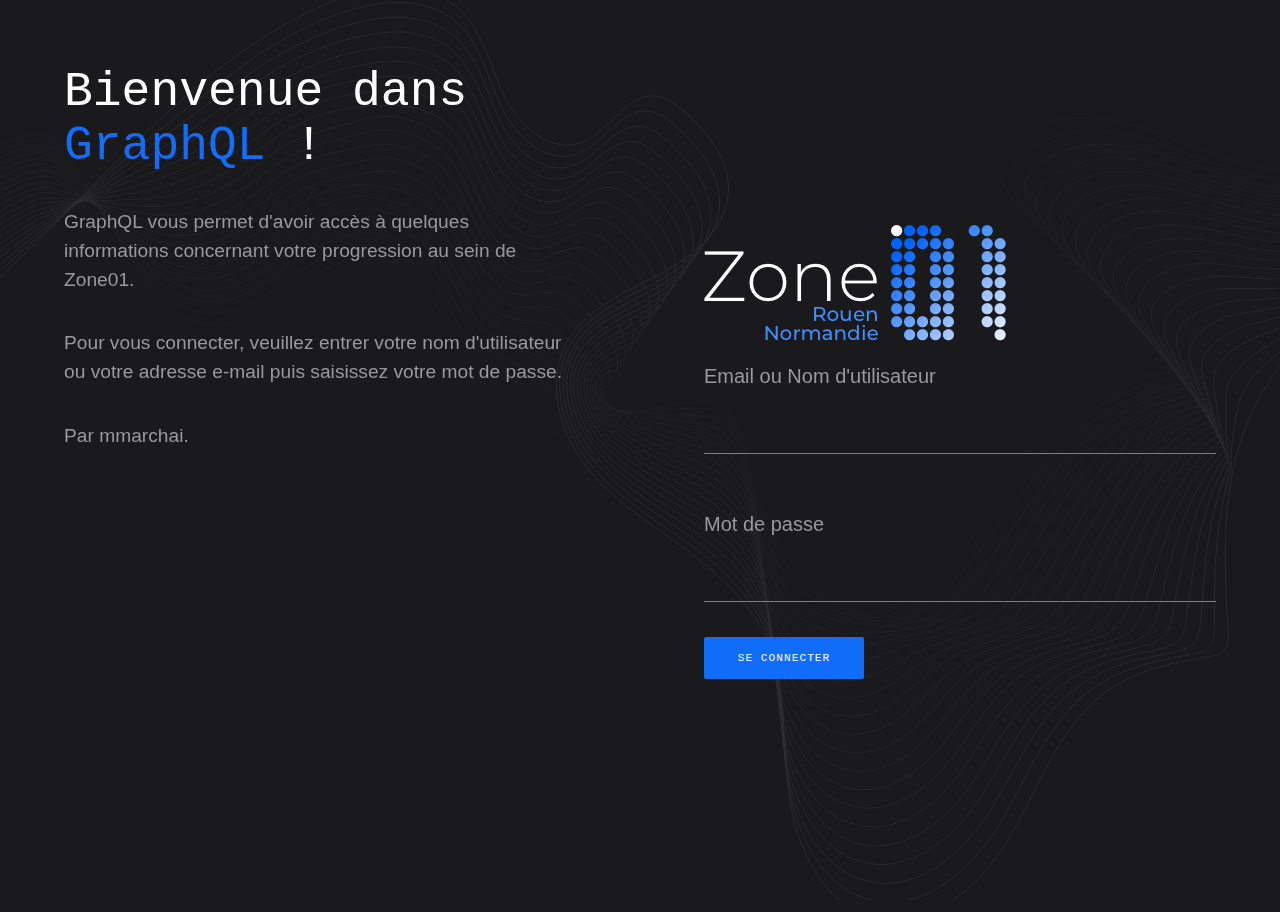
<file: index.html>
<!DOCTYPE html>
<html lang="en">

<head>
    <meta charset="UTF-8">
    <meta name="viewport" content="width=device-width, initial-scale=1.0">
    <link rel="icon" href="./templates/style/src/01talent-profil-400x400-1.jpg" type="image/x-icon">
    <link rel="stylesheet" href="./templates/style/style.css">
    <title>GraphQL</title>
</head>

<body>
    <div id="login">

        <div id="fond"></div>

        <section id="left">
            <div>
                <h1>Bienvenue dans <span style="color:rgb(16,110,250);">GraphQL </span>!</h1>
            </div>
            <div>
                <p>
                    GraphQL vous permet d'avoir accès à quelques informations concernant votre progression au sein de
                    Zone01.
                </p>
            </div>
            <div>
                <p>
                    Pour vous connecter, veuillez entrer votre nom d'utilisateur ou votre adresse e-mail puis saisissez
                    votre mot de passe.
                </p>
            </div>
            <div>
                <p>
                    Par mmarchai.
                </p>
            </div>
        </section>

        <section id="right">
            <img src="./templates/style/src/logo.png"></img>

            <div id="user">
                <label>Email ou Nom d'utilisateur</label><br>
                <input id="id" name="id" type="text" onkeydown="CheckEnter(event)" required>
            </div>

            <div id="mdp">
                <label>Mot de passe</label><br>
                <input id="pw" name="pw" type="password" onkeydown="CheckEnter(event)" required>
            </div>

            <script src="./app/app.js"></script>
            <button id="logBtn" onclick="Login()">Se connecter</button>
        </section>
    </div>

    <div id="connected">
        <main>

            <div id="hello">
                <p>Hello there, <span id="helloName"></span>!</p>
            </div>

            <div id="midLane">
                <div id="svgLeft">
                    <h1>Données Personnelles</h1><br>
                    <p id="firstLastName"></p>
                    <p id="usr" class="username"></p>
                    <p id="birthDate"></p>
                    <p id="lvl"></p>
                    <p id=""></p>
                    <p id=""></p>

                </div>

                <div id="svgRight">

                    <svg width="100%" height="100%">
                        <text x="10" y="15%" font-family="IBM Plex Mono', monospace" font-size="2rem"
                            fill="white">Audits ratio</text>

                        <rect id="doneRect" x="5" y="33%" width="200" height="10" fill="white" />
                        <text id="auditDone" x="160" y="34%" font-family="IBM Plex Mono', monospace" font-size="0.7rem"
                            fill="white">200</text>
                        <text x="160" y="40%" font-family="IBM Plex Mono', monospace" font-size="1rem"
                            fill="white">Done↑</text>

                        <rect id="recRect" x="5" y="53%" width="300" height="10" fill="white" />
                        <text x="160" y="54%" font-family="IBM Plex Mono', monospace" font-size="1rem"
                            fill="white">Recieved↓</text>
                        <text id="auditRecieved" x="160" y="60%" font-family="IBM Plex Mono', monospace"
                            font-size="0.7rem" fill="white">300</text>
                        <text id="ratio" x="10" y="90%" font-family="IBM Plex Mono', monospace" font-size="5rem"
                            fill="white"></text>
                        <text id="ratioTxt" x="140" y="90%" font-family="IBM Plex Mono', monospace" font-size="1rem"
                            fill="white"></text>
                    </svg>
                </div>
            </div>

            <div id="botLane">
                <div id="webL">
                    <svg width="400" height="300" xmlns="http://www.w3.org/2000/svg">
                        <circle cx="200" cy="150" r="120" fill="none" stroke="rgb(170, 170, 170)" stroke-width="0.75">
                        </circle>
                        <polygon id="polyA" points="" fill="#CAADFF" stroke-width="0"></polygon>
                        <line x1="200" y1="270" x2="200" y2="30" stroke="rgb(170,170,170)" stroke-width="0.75"></line>
                        <circle cx="200" cy="258" fill="rgb(170, 170, 170)" r="1"></circle>
                        <circle cx="200" cy="246" fill="rgb(170, 170, 170)" r="1"></circle>
                        <circle cx="200" cy="234" fill="rgb(170, 170, 170)" r="1"></circle>
                        <circle cx="200" cy="222" fill="rgb(170, 170, 170)" r="1"></circle>
                        <circle cx="200" cy="210" fill="rgb(170, 170, 170)" r="1"></circle>
                        <circle cx="200" cy="198" fill="rgb(170, 170, 170)" r="1"></circle>
                        <circle cx="200" cy="186" fill="rgb(170, 170, 170)" r="1"></circle>
                        <circle cx="200" cy="174" fill="rgb(170, 170, 170)" r="1"></circle>
                        <circle cx="200" cy="162" fill="rgb(170, 170, 170)" r="1"></circle>
                        <circle cx="200" cy="138" fill="rgb(170, 170, 170)" r="1"></circle>
                        <circle cx="200" cy="126" fill="rgb(170, 170, 170)" r="1"></circle>
                        <circle cx="200" cy="114" fill="rgb(170, 170, 170)" r="1"></circle>
                        <circle cx="200" cy="102" fill="rgb(170, 170, 170)" r="1"></circle>
                        <circle cx="200" cy="90" fill="rgb(170, 170, 170)" r="1"></circle>
                        <circle cx="200" cy="78" fill="rgb(170, 170, 170)" r="1"></circle>
                        <circle cx="200" cy="66" fill="rgb(170, 170, 170)" r="1"></circle>
                        <circle cx="200" cy="54" fill="rgb(170, 170, 170)" r="1"></circle>
                        <circle cx="200" cy="42" fill="rgb(170, 170, 170)" r="1"></circle>
                        <line x1="95" y1="210" x2="305" y2="90" stroke="rgb(170,170,170)" stroke-width="0.75"></line>
                        <line x1="95" y1="90" x2="305" y2="210" stroke="rgb(170,170,170)" stroke-width="0.75"></line>

                        <text text-anchor="middle" alignment-baseline="after-edge" fill="white"
                            font-family="IBM Plex Mono" font-size="18" x="200" y="17">Prog</text>
                        <text text-anchor="middle" alignment-baseline="after-edge" fill="white"
                            font-family="IBM Plex Mono" font-size="18" x="320" y="85">Algo</text>
                        <text text-anchor="middle" alignment-baseline="after-edge" fill="white"
                            font-family="IBM Plex Mono" font-size="18" x="340" y="215">Front-End</text>
                        <text text-anchor="middle" alignment-baseline="after-edge" fill="white"
                            font-family="IBM Plex Mono" font-size="18" x="200" y="283">Back-End</text>
                        <text text-anchor="middle" alignment-baseline="after-edge" fill="white"
                            font-family="IBM Plex Mono" font-size="18" x="82" y="215">Game</text>
                        <text text-anchor="middle" alignment-baseline="after-edge" fill="white"
                            font-family="IBM Plex Mono" font-size="18" x="77" y="85">Tcp</text>
                    </svg>
                </div>
                <div id="webR">

                    <svg width="400" height="300" xmlns="http://www.w3.org/2000/svg">
                        <circle cx="200" cy="150" r="120" fill="none" stroke="rgb(170, 170, 170)" stroke-width="0.75">
                        </circle>
                        <polygon id="polyB" points="" fill="#CAADFF" stroke-width="0"></polygon>
                        <g>
                            <line x1="200" y1="270" x2="200" y2="30" stroke="rgb(170,170,170)" stroke-width="0.75">
                            </line>
                            <circle cx="200" cy="258" fill="rgb(170, 170, 170)" r="1"></circle>
                            <circle cx="200" cy="246" fill="rgb(170, 170, 170)" r="1"></circle>
                            <circle cx="200" cy="234" fill="rgb(170, 170, 170)" r="1"></circle>
                            <circle cx="200" cy="222" fill="rgb(170, 170, 170)" r="1"></circle>
                            <circle cx="200" cy="210" fill="rgb(170, 170, 170)" r="1"></circle>
                            <circle cx="200" cy="198" fill="rgb(170, 170, 170)" r="1"></circle>
                            <circle cx="200" cy="186" fill="rgb(170, 170, 170)" r="1"></circle>
                            <circle cx="200" cy="174" fill="rgb(170, 170, 170)" r="1"></circle>
                            <circle cx="200" cy="162" fill="rgb(170, 170, 170)" r="1"></circle>
                            <circle cx="200" cy="138" fill="rgb(170, 170, 170)" r="1"></circle>
                            <circle cx="200" cy="126" fill="rgb(170, 170, 170)" r="1"></circle>
                            <circle cx="200" cy="114" fill="rgb(170, 170, 170)" r="1"></circle>
                            <circle cx="200" cy="102" fill="rgb(170, 170, 170)" r="1"></circle>
                            <circle cx="200" cy="90" fill="rgb(170, 170, 170)" r="1"></circle>
                            <circle cx="200" cy="78" fill="rgb(170, 170, 170)" r="1"></circle>
                            <circle cx="200" cy="66" fill="rgb(170, 170, 170)" r="1"></circle>
                            <circle cx="200" cy="54" fill="rgb(170, 170, 170)" r="1"></circle>
                            <circle cx="200" cy="42" fill="rgb(170, 170, 170)" r="1"></circle>
                        </g>
                        <line x1="95" y1="210" x2="305" y2="90" stroke="rgb(170,170,170)" stroke-width="0.75"></line>

                        <line x1="95" y1="90" x2="305" y2="210" stroke="rgb(170,170,170)" stroke-width="0.75"></line>

                        <text text-anchor="middle" alignment-baseline="after-edge" fill="white"
                            font-family="IBM Plex Mono" font-size="18" x="200" y="17">Go</text>
                        <text text-anchor="middle" alignment-baseline="after-edge" fill="white"
                            font-family="IBM Plex Mono" font-size="18" x="320" y="85">Js</text>
                        <text text-anchor="middle" alignment-baseline="after-edge" fill="white"
                            font-family="IBM Plex Mono" font-size="18" x="340" y="215">Html</text>
                        <text text-anchor="middle" alignment-baseline="after-edge" fill="white"
                            font-family="IBM Plex Mono" font-size="18" x="200" y="283">Css</text>
                        <text text-anchor="middle" alignment-baseline="after-edge" fill="white"
                            font-family="IBM Plex Mono" font-size="18" x="82" y="215">Unix</text>
                        <text text-anchor="middle" alignment-baseline="after-edge" fill="white"
                            font-family="IBM Plex Mono" font-size="18" x="77" y="85">Sql</text>
                    </svg>
                </div>
            </div>

        </main>

        <nav id="nav">
            <img id="zoi" src="./templates/style/src/logo.png">
            <p>Profil > GraphQL</p>
            <div class="right">
                <a id="navGit" target="_blank"><img src="./templates/style/src/gitea.svg"></a>
                <p id="navUser" class="username"></p>
                <a id="disco"><img src="./templates/style/src/power.png"></a>
            </div>
        </nav>
    </div>

</body>

</html>
</file>
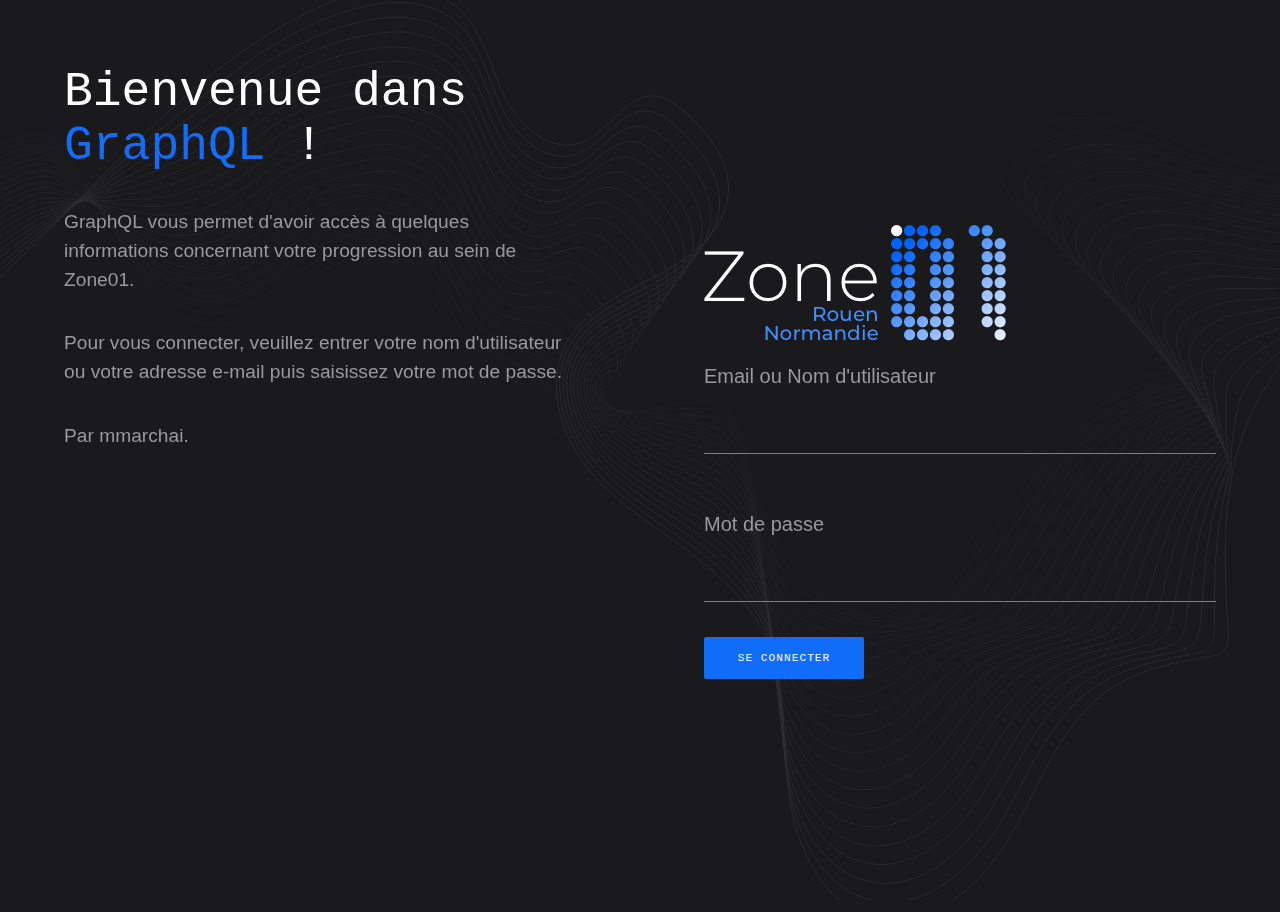
<file: templates/index.html>
<!DOCTYPE html>
<html lang="en">

<head>
    <meta charset="UTF-8">
    <meta name="viewport" content="width=device-width, initial-scale=1.0">
    <link rel="icon" href="/templates/style/src/01talent-profil-400x400-1.jpg" type="image/x-icon">
    <link rel="stylesheet" href="/templates/style/style.css">
    <title>GraphQL</title>
</head>

<body>
    <div id="login">

        <div id="fond"></div>

        <section id="left">
            <div>
                <h1>Bienvenue dans <span style="color:rgb(16,110,250);">GraphQL </span>!</h1>
            </div>
            <div>
                <p>
                    GraphQL vous permet d'avoir accès à quelques informations concernant votre progression au sein de
                    Zone01.
                </p>
            </div>
            <div>
                <p>
                    Pour vous connecter, veuillez entrer votre nom d'utilisateur ou votre adresse e-mail puis saisissez
                    votre mot de passe.
                </p>
            </div>
            <div>
                <p>
                    Par mmarchai.
                </p>
            </div>
        </section>

        <section id="right">
            <img src="/templates/style/src/logo.png"></img>

            <div id="user">
                <label>Email ou Nom d'utilisateur</label><br>
                <input id="id" name="id" type="text" onkeydown="CheckEnter(event)" required>
            </div>

            <div id="mdp">
                <label>Mot de passe</label><br>
                <input id="pw" name="pw" type="password" onkeydown="CheckEnter(event)" required>
            </div>

            <script src="/app/app.js"></script>
            <button id="logBtn" onclick="Login()">Se connecter</button>
        </section>
    </div>

    <div id="connected">
        <main>

            <div id="hello">
                <p>Hello there, <span id="helloName"></span>!</p>
            </div>

            <div id="midLane">
                <div id="svgLeft">
                    <h1>Données Personnelles</h1><br>
                    <p id="firstLastName"></p>
                    <p id="usr" class="username"></p>
                    <p id="birthDate"></p>
                    <p id="lvl"></p>
                    <p id=""></p>
                    <p id=""></p>

                </div>

                <div id="svgRight">

                    <svg width="100%" height="100%">
                        <text x="10" y="15%" font-family="IBM Plex Mono', monospace" font-size="2rem"
                            fill="white">Audits ratio</text>

                        <rect id="doneRect" x="5" y="33%" width="200" height="10" fill="white" />
                        <text id="auditDone" x="160" y="34%" font-family="IBM Plex Mono', monospace" font-size="0.7rem"
                            fill="white">200</text>
                        <text x="160" y="40%" font-family="IBM Plex Mono', monospace" font-size="1rem"
                            fill="white">Done↑</text>

                        <rect id="recRect" x="5" y="53%" width="300" height="10" fill="white" />
                        <text x="160" y="54%" font-family="IBM Plex Mono', monospace" font-size="1rem"
                            fill="white">Recieved↓</text>
                        <text id="auditRecieved" x="160" y="60%" font-family="IBM Plex Mono', monospace"
                            font-size="0.7rem" fill="white">300</text>
                        <text id="ratio" x="10" y="90%" font-family="IBM Plex Mono', monospace" font-size="5rem"
                            fill="white"></text>
                        <text id="ratioTxt" x="140" y="90%" font-family="IBM Plex Mono', monospace" font-size="1rem"
                            fill="white"></text>
                    </svg>
                </div>
            </div>

            <div id="botLane">
                <div id="webL">
                    <svg width="400" height="300" xmlns="http://www.w3.org/2000/svg">
                        <circle cx="200" cy="150" r="120" fill="none" stroke="rgb(170, 170, 170)" stroke-width="0.75">
                        </circle>
                        <polygon id="polyA" points="" fill="#CAADFF" stroke-width="0"></polygon>
                        <line x1="200" y1="270" x2="200" y2="30" stroke="rgb(170,170,170)" stroke-width="0.75"></line>
                        <circle cx="200" cy="258" fill="rgb(170, 170, 170)" r="1"></circle>
                        <circle cx="200" cy="246" fill="rgb(170, 170, 170)" r="1"></circle>
                        <circle cx="200" cy="234" fill="rgb(170, 170, 170)" r="1"></circle>
                        <circle cx="200" cy="222" fill="rgb(170, 170, 170)" r="1"></circle>
                        <circle cx="200" cy="210" fill="rgb(170, 170, 170)" r="1"></circle>
                        <circle cx="200" cy="198" fill="rgb(170, 170, 170)" r="1"></circle>
                        <circle cx="200" cy="186" fill="rgb(170, 170, 170)" r="1"></circle>
                        <circle cx="200" cy="174" fill="rgb(170, 170, 170)" r="1"></circle>
                        <circle cx="200" cy="162" fill="rgb(170, 170, 170)" r="1"></circle>
                        <circle cx="200" cy="138" fill="rgb(170, 170, 170)" r="1"></circle>
                        <circle cx="200" cy="126" fill="rgb(170, 170, 170)" r="1"></circle>
                        <circle cx="200" cy="114" fill="rgb(170, 170, 170)" r="1"></circle>
                        <circle cx="200" cy="102" fill="rgb(170, 170, 170)" r="1"></circle>
                        <circle cx="200" cy="90" fill="rgb(170, 170, 170)" r="1"></circle>
                        <circle cx="200" cy="78" fill="rgb(170, 170, 170)" r="1"></circle>
                        <circle cx="200" cy="66" fill="rgb(170, 170, 170)" r="1"></circle>
                        <circle cx="200" cy="54" fill="rgb(170, 170, 170)" r="1"></circle>
                        <circle cx="200" cy="42" fill="rgb(170, 170, 170)" r="1"></circle>
                        <line x1="95" y1="210" x2="305" y2="90" stroke="rgb(170,170,170)" stroke-width="0.75"></line>
                        <line x1="95" y1="90" x2="305" y2="210" stroke="rgb(170,170,170)" stroke-width="0.75"></line>

                        <text text-anchor="middle" alignment-baseline="after-edge" fill="white"
                            font-family="IBM Plex Mono" font-size="18" x="200" y="17">Prog</text>
                        <text text-anchor="middle" alignment-baseline="after-edge" fill="white"
                            font-family="IBM Plex Mono" font-size="18" x="320" y="85">Algo</text>
                        <text text-anchor="middle" alignment-baseline="after-edge" fill="white"
                            font-family="IBM Plex Mono" font-size="18" x="340" y="215">Front-End</text>
                        <text text-anchor="middle" alignment-baseline="after-edge" fill="white"
                            font-family="IBM Plex Mono" font-size="18" x="200" y="283">Back-End</text>
                        <text text-anchor="middle" alignment-baseline="after-edge" fill="white"
                            font-family="IBM Plex Mono" font-size="18" x="82" y="215">Game</text>
                        <text text-anchor="middle" alignment-baseline="after-edge" fill="white"
                            font-family="IBM Plex Mono" font-size="18" x="77" y="85">Tcp</text>
                    </svg>
                </div>
                <div id="webR">

                    <svg width="400" height="300" xmlns="http://www.w3.org/2000/svg">
                        <circle cx="200" cy="150" r="120" fill="none" stroke="rgb(170, 170, 170)" stroke-width="0.75">
                        </circle>
                        <polygon id="polyB" points="" fill="#CAADFF" stroke-width="0"></polygon>
                        <g>
                            <line x1="200" y1="270" x2="200" y2="30" stroke="rgb(170,170,170)" stroke-width="0.75">
                            </line>
                            <circle cx="200" cy="258" fill="rgb(170, 170, 170)" r="1"></circle>
                            <circle cx="200" cy="246" fill="rgb(170, 170, 170)" r="1"></circle>
                            <circle cx="200" cy="234" fill="rgb(170, 170, 170)" r="1"></circle>
                            <circle cx="200" cy="222" fill="rgb(170, 170, 170)" r="1"></circle>
                            <circle cx="200" cy="210" fill="rgb(170, 170, 170)" r="1"></circle>
                            <circle cx="200" cy="198" fill="rgb(170, 170, 170)" r="1"></circle>
                            <circle cx="200" cy="186" fill="rgb(170, 170, 170)" r="1"></circle>
                            <circle cx="200" cy="174" fill="rgb(170, 170, 170)" r="1"></circle>
                            <circle cx="200" cy="162" fill="rgb(170, 170, 170)" r="1"></circle>
                            <circle cx="200" cy="138" fill="rgb(170, 170, 170)" r="1"></circle>
                            <circle cx="200" cy="126" fill="rgb(170, 170, 170)" r="1"></circle>
                            <circle cx="200" cy="114" fill="rgb(170, 170, 170)" r="1"></circle>
                            <circle cx="200" cy="102" fill="rgb(170, 170, 170)" r="1"></circle>
                            <circle cx="200" cy="90" fill="rgb(170, 170, 170)" r="1"></circle>
                            <circle cx="200" cy="78" fill="rgb(170, 170, 170)" r="1"></circle>
                            <circle cx="200" cy="66" fill="rgb(170, 170, 170)" r="1"></circle>
                            <circle cx="200" cy="54" fill="rgb(170, 170, 170)" r="1"></circle>
                            <circle cx="200" cy="42" fill="rgb(170, 170, 170)" r="1"></circle>
                        </g>
                        <line x1="95" y1="210" x2="305" y2="90" stroke="rgb(170,170,170)" stroke-width="0.75"></line>

                        <line x1="95" y1="90" x2="305" y2="210" stroke="rgb(170,170,170)" stroke-width="0.75"></line>

                        <text text-anchor="middle" alignment-baseline="after-edge" fill="white"
                            font-family="IBM Plex Mono" font-size="18" x="200" y="17">Go</text>
                        <text text-anchor="middle" alignment-baseline="after-edge" fill="white"
                            font-family="IBM Plex Mono" font-size="18" x="320" y="85">Js</text>
                        <text text-anchor="middle" alignment-baseline="after-edge" fill="white"
                            font-family="IBM Plex Mono" font-size="18" x="340" y="215">Html</text>
                        <text text-anchor="middle" alignment-baseline="after-edge" fill="white"
                            font-family="IBM Plex Mono" font-size="18" x="200" y="283">Css</text>
                        <text text-anchor="middle" alignment-baseline="after-edge" fill="white"
                            font-family="IBM Plex Mono" font-size="18" x="82" y="215">Unix</text>
                        <text text-anchor="middle" alignment-baseline="after-edge" fill="white"
                            font-family="IBM Plex Mono" font-size="18" x="77" y="85">Sql</text>
                    </svg>
                </div>
            </div>

        </main>

        <nav id="nav">
            <img id="zoi" src="/templates/style/src/logo.png">
            <p>Profil > GraphQL</p>
            <div class="right">
                <a id="navGit" target="_blank"><img src="/templates/style/src/gitea.svg"></a>
                <p id="navUser" class="username"></p>
                <a id="disco"><img src="/templates/style/src/power.png"></a>
            </div>
        </nav>
    </div>

</body>

</html>
</file>
<file: templates/style/style.css>
* {
    margin: 0;
    padding: 0;
}

html,
body {
    overflow: hidden;
    font-family: 'IBM Plex Sans', sans-serif;
    font-weight: 300;
    background: #1a191c;
    width: 100%;
    height: 100%;
}

#fond {
    width: 100vw;
    height: 100vh;
    position: fixed;
    opacity: 0.1;
    background: center / cover url(./src/01-trame.svg);
}

#left,
#right {
    position: absolute;
    top: 5%;
    width: 40%;
}

#left {
    color: white;
    height: 90%;
    left: 5%;
}

#left h1 {
    font-family: 'IBM Plex Mono', monospace;
    font-size: 3rem;
    font-weight: 300;
}

#left div {
    margin-top: 20px;
    margin-bottom: 35px;
}

#left p {
    font-size: larger;
    font-weight: bolder;
    line-height: 1.5;
    color: hsl(0, 0%, 60%);
}

#right {
    display: inline-grid;
    height: 50%;
    right: 5%;
    top: 50%;
    transform: translateY(-50%);
}

#right img {
    text-align: center;
}

#user,
#mdp {
    text-align: left;
    font-size: 1.25rem;
    line-height: 1.5;
    color: hsl(0, 0%, 60%);
    margin-top: 20px;
    margin-bottom: 35px;
    display: flex;
    flex-direction: column;
}

#id,
#pw {
    width: 100%;
    background: transparent;
    color: hsl(0, 0%, 75%);
    padding-top: 7px;
    padding-bottom: 7px;
    border: none;
    border-bottom-width: medium;
    border-bottom-style: none;
    border-bottom-color: currentcolor;
    border-bottom: solid 1px hsl(0, 0%, 50%);
    font-weight: 100;
    font-size: 16px;
}

#logBtn:hover {
    cursor: pointer;
    background-color: hsl(240, 96%, 52%);
}

#logBtn {
    color: white;
    background-color: hsl(216, 96%, 52%);
    display: flex;
    flex-direction: row;
    justify-content: center;
    border-radius: 2px;
    font-family: 'IBM Plex Mono', monospace;
    font-size: 0.7rem;
    letter-spacing: 1px;
    text-transform: uppercase;
    padding: 15px;
    font-weight: 300;
    border: none;
    width: 160px;
    height: fit-content;
}

#right input {
    width: 100%;
    background: transparent;
    color: white;
    padding-top: 7px;
    padding-bottom: 7px;
    border: none;
    border-bottom-width: medium;
    border-bottom-style: none;
    border-bottom-color: currentcolor;
    border-bottom: solid 1px hsl(0, 0%, 50%);
    font-weight: 100;
    font-size: 16px;
}

nav {
    background: rgb(0, 0, 0, 0.4);
    padding: 1%;
    position: fixed;
    display: flex;
    width: 98%;
    height: 7.5%;
    align-items: center;
}

nav a img {
    margin-right: 1%;
    height: 90%;
    align-self: center;
}

#zoi {
    margin-right: 1%;
    height: 90%;
}

.right {
    height: 100%;
    margin-left: auto;
    display: flex;
    align-items: center;
}

.right img,
.right p {
    height: 90%;
    margin-left: 10px;
}

#navGit,
#disco {
    height: 100%;
    padding-left: 10px;
    padding-right: 10px;
    cursor: pointer;
}

nav p {
    color: white;
    font-size: xx-large;
}

main {
    overflow: hidden;
    position: absolute;
    display: block;
    margin: 2%;
    top: 7.5%;
    left: 50%;
    width: 90%;
    height: 91%;
    transform: translateX(-52%);
    background: center / cover url(./src/01-trame.svg);
    background-color: rgba(100, 0, 50, 0.25);
}

#hello,
#botLane {
    margin: 1%;
    font-size: xxx-large;
    font-weight: bold;
    padding: 1%;
    background: rgba(26, 25, 28, 0.85);
    color: rgb(175, 175, 175);
    width: 96%;
    height: 15%;
}

#midLane {
    display: flex;
    width: 100%;
    height: 30%;
    padding-bottom: 2%;
}

#svgLeft,
#svgRight {
    margin: 1%;
    background: rgba(26, 25, 28, 0.85);
    color: rgb(175, 175, 175);
    width: 48%;
    height: 100%;
}

#botLane {
    height: 35%;
}

#login {
    visibility: visible;
}

#connected {
    visibility: hidden;
}

#webL,
#webR {
    position: absolute;
    height: 35%;
    width: 48%;
    display: grid;
    align-content: center;
    justify-content: center;
}

#webR {
    left: 50%;
}

.spiderTxt {
    text-anchor: middle;
    font-family: 'IBM Plex Mono', monospace;
    font-size: 18;
}
</file>
